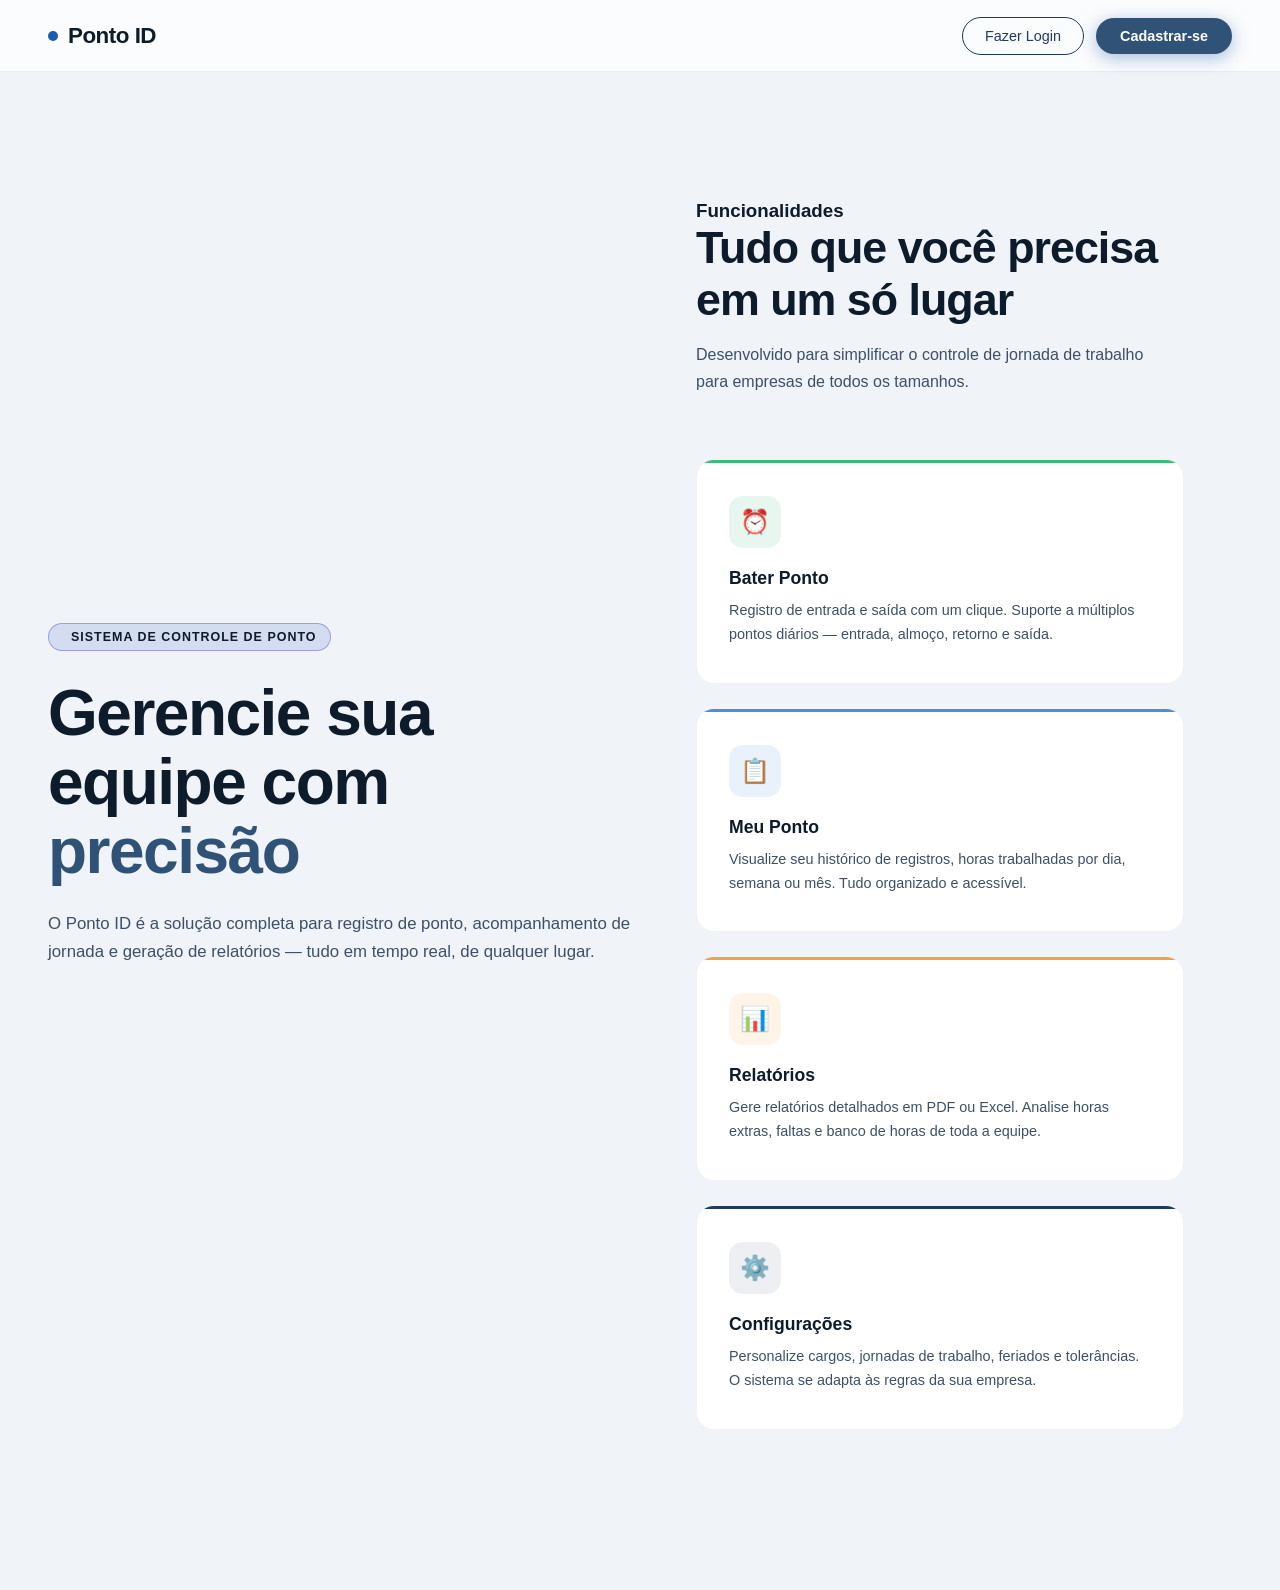
<file: index.html>
<!DOCTYPE html>
<html lang="pt-BR">
<head>
    <meta charset="UTF-8">
    <meta name="viewport" content="width=device-width, initial-scale=1.0">
    <title>Ponto ID - controle de ponto Inteligente</title>
    <link rel="stylesheet" href="./assets/css/inicio.css">
</head>
<body>
    
<nav>
  <div class="nav-logo">
    <span class="dot"></span> Ponto ID
  </div>
  <div class="nav-actions">
    <button class="btn-outline" href="./pages/login.html">Fazer Login</button>
    <button class="btn-primary" href="./pages/cadastro.html">Cadastrar-se</button>
  </div>
</nav>

 <section class="principal">
  <div class="principal-content">
    <div class="texto-principal">
      <span></span> Sistema de Controle de Ponto
    </div>
    <h1>Gerencie sua<br>equipe com <span>precisão</span></h1>
    <p class="hero-sub">
      O Ponto ID é a solução completa para registro de ponto, acompanhamento de jornada e geração de relatórios — tudo em tempo real, de qualquer lugar.
    </p>
  </div>

  <section class="section" id="features">
  <h3>Funcionalidades</h3>
  <h2>Tudo que você precisa<br>em um só lugar</h2>
  <p class="texto-section reveal">Desenvolvido para simplificar o controle de jornada de trabalho para empresas de todos os tamanhos.</p>
 
  <div class="features-grid">
    <div class="feature-card green reveal">
      <div class="feature-icon">⏰</div>
      <h3>Bater Ponto</h3>
      <p>Registro de entrada e saída com um clique. Suporte a múltiplos pontos diários — entrada, almoço, retorno e saída.</p>
    </div>
    <div class="feature-card blue reveal">
      <div class="feature-icon">📋</div>
      <h3>Meu Ponto</h3>
      <p>Visualize seu histórico de registros, horas trabalhadas por dia, semana ou mês. Tudo organizado e acessível.</p>
    </div>
    <div class="feature-card orange reveal">
      <div class="feature-icon">📊</div>
      <h3>Relatórios</h3>
      <p>Gere relatórios detalhados em PDF ou Excel. Analise horas extras, faltas e banco de horas de toda a equipe.</p>
    </div>
    <div class="feature-card navy reveal">
      <div class="feature-icon">⚙️</div>
      <h3>Configurações</h3>
      <p>Personalize cargos, jornadas de trabalho, feriados e tolerâncias. O sistema se adapta às regras da sua empresa.</p>
    </div>
  </div>
</section>

</body>
</html>
</file>
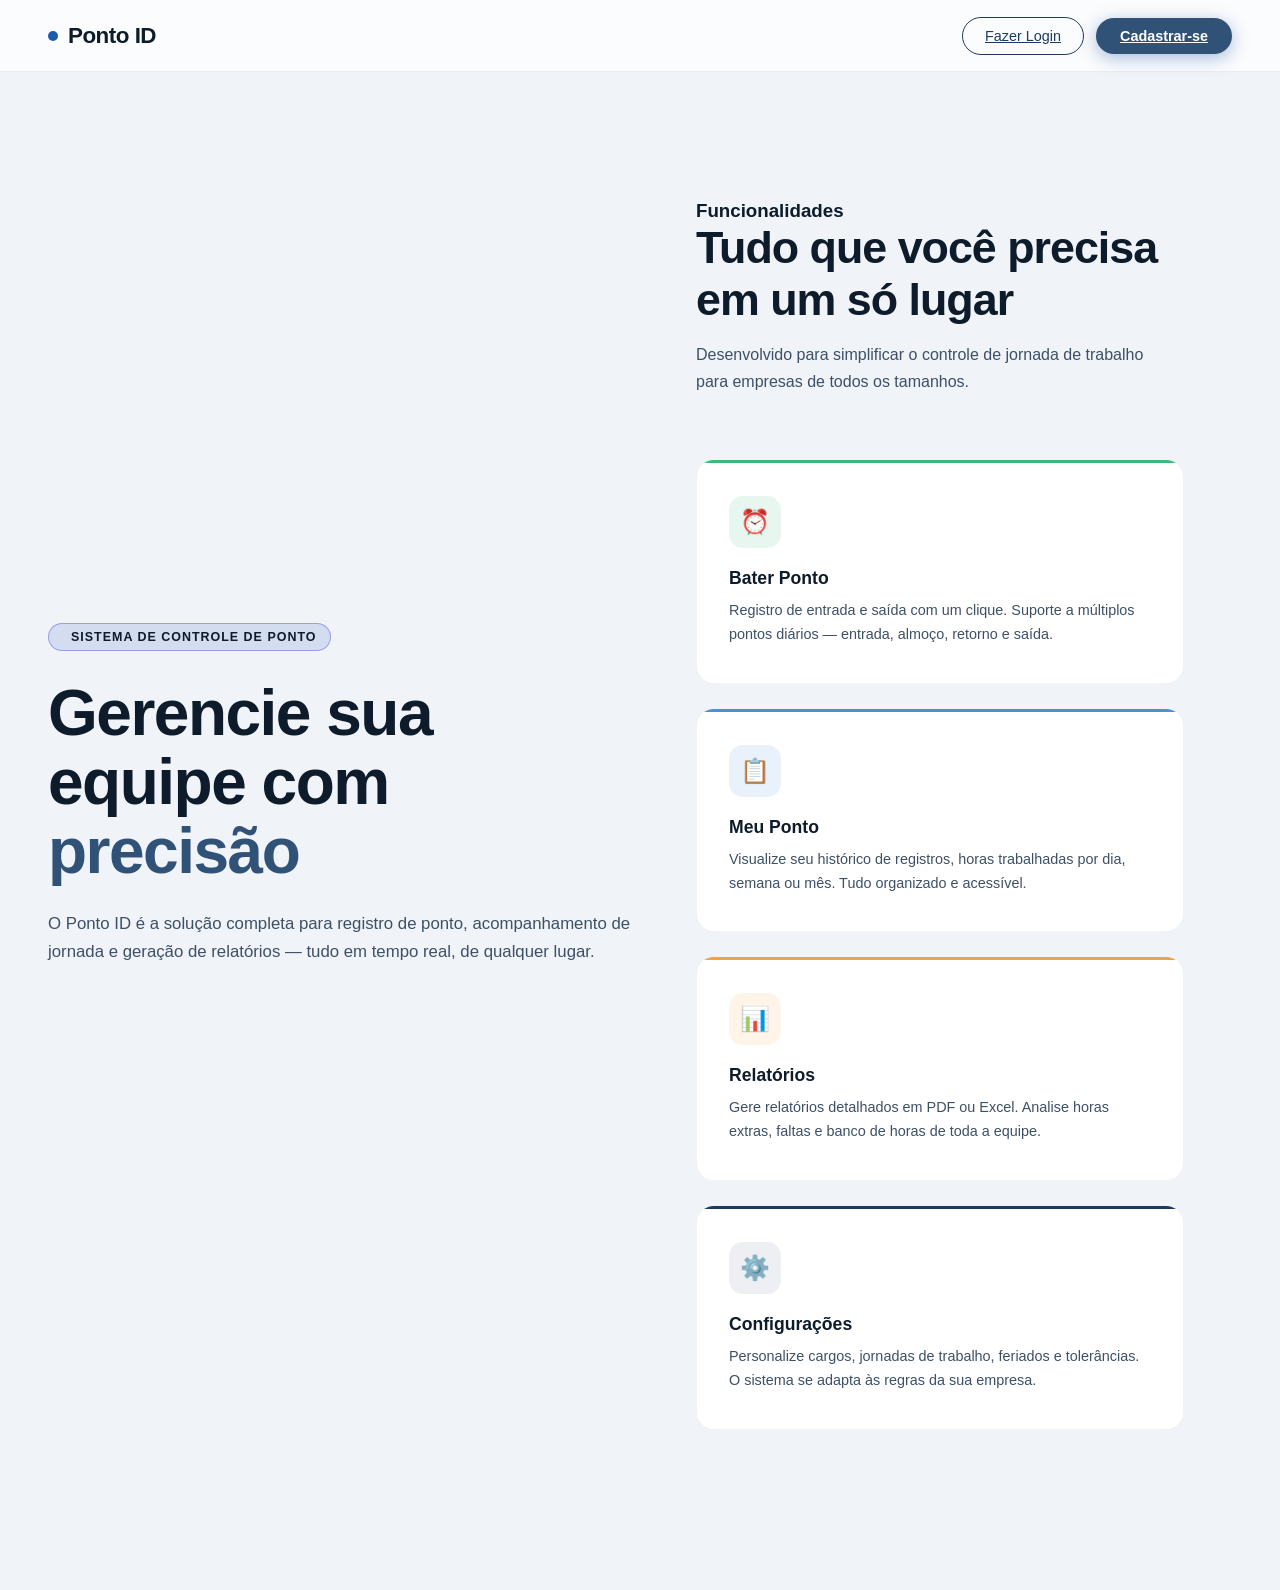
<file: inicio.html>
<!DOCTYPE html>
<html lang="pt-BR">
<head>
    <meta charset="UTF-8">
    <meta name="viewport" content="width=device-width, initial-scale=1.0">
    <title>Ponto ID - controle de ponto Inteligente</title>
    <link rel="stylesheet" href="./assets/css/inicio.css">
</head>
<body>
    
<nav>
  <div class="nav-logo">
    <span class="dot"></span> Ponto ID
  </div>
  <div class="nav-actions">
    <a href="./pages/login.html" class="btn-outline">Fazer Login</a>
    <a href="./pages/cadastro.html" class="btn-primary">Cadastrar-se</a>
  </div>
</nav>

 <section class="principal">
  <div class="principal-content">
    <div class="texto-principal">
      <span></span> Sistema de Controle de Ponto
    </div>
    <h1>Gerencie sua<br>equipe com <span>precisão</span></h1>
    <p class="hero-sub">
      O Ponto ID é a solução completa para registro de ponto, acompanhamento de jornada e geração de relatórios — tudo em tempo real, de qualquer lugar.
    </p>
  </div>

  <section class="section" id="features">
  <h3>Funcionalidades</h3>
  <h2>Tudo que você precisa<br>em um só lugar</h2>
  <p class="texto-section reveal">Desenvolvido para simplificar o controle de jornada de trabalho para empresas de todos os tamanhos.</p>
 
  <div class="features-grid">
    <div class="feature-card green reveal">
      <div class="feature-icon">⏰</div>
      <h3>Bater Ponto</h3>
      <p>Registro de entrada e saída com um clique. Suporte a múltiplos pontos diários — entrada, almoço, retorno e saída.</p>
    </div>
    <div class="feature-card blue reveal">
      <div class="feature-icon">📋</div>
      <h3>Meu Ponto</h3>
      <p>Visualize seu histórico de registros, horas trabalhadas por dia, semana ou mês. Tudo organizado e acessível.</p>
    </div>
    <div class="feature-card orange reveal">
      <div class="feature-icon">📊</div>
      <h3>Relatórios</h3>
      <p>Gere relatórios detalhados em PDF ou Excel. Analise horas extras, faltas e banco de horas de toda a equipe.</p>
    </div>
    <div class="feature-card navy reveal">
      <div class="feature-icon">⚙️</div>
      <h3>Configurações</h3>
      <p>Personalize cargos, jornadas de trabalho, feriados e tolerâncias. O sistema se adapta às regras da sua empresa.</p>
    </div>
  </div>
</section>

</body>
</html>
</file>
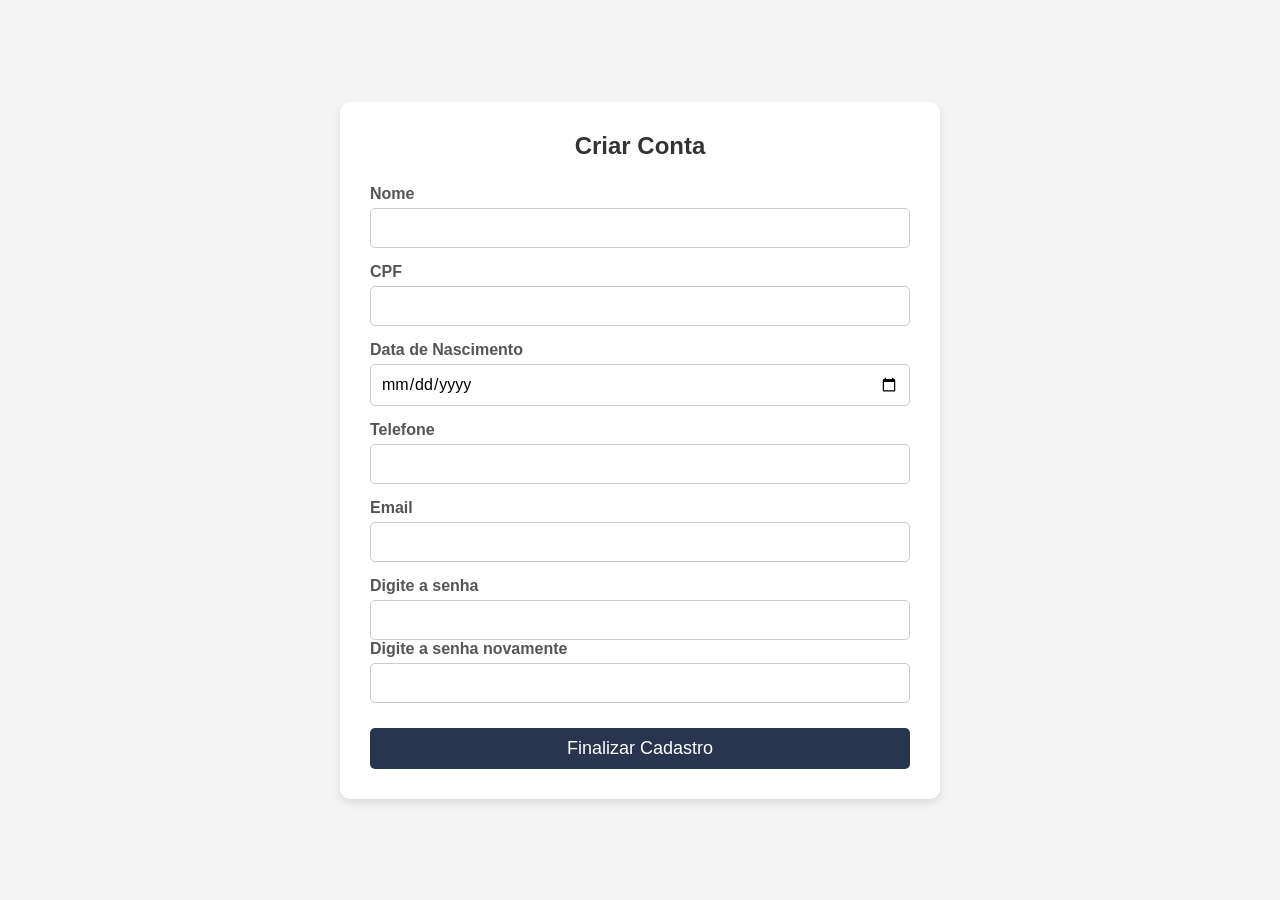
<file: pages/cadastro.html>
<!DOCTYPE html>
<html lang="pt-BR">
<head>
    <meta charset="UTF-8">
    <meta name="viewport" content="width=device-width, initial-scale=1.0">
    <title>Cadastro</title>
    <link rel="stylesheet" href="../assets/css/style.css">
</head>
<body>
    <div class="login-container">
        <form class="login-form" action="../includes/cadastrar.php" method="POST">
            <h2>Criar Conta</h2>

            <div class="entrada-dados">
                <label for="nome">Nome</label>
                <input type="text" id="nome" name="nome" required>
            </div>

            <div class="entrada-dados">
                <label for="cpf">CPF</label>
                <input type="text" id="cpf" name="cpf" required>
            </div>

            <div class="entrada-dados">
                <label for="nascimento">Data de Nascimento</label>
                <input type="date" id="nascimento" name="nascimento" required>
            </div>

            <div class="entrada-dados">
                <label for="telefone">Telefone</label>
                <input type="text" id="telefone" name="telefone" required>
            </div>

            <div class="entrada-dados">
                <label for="email">Email</label>
                <input type="email" id="email" name="email" required>
            </div>

            <div class="entrada-dados">
                <label for="senha">Digite a senha</label>
                <input type="password" id="senha1" name="senha1" required> 
                
                <label for="senha">Digite a senha novamente</label>
                <input type="password" id="senha2" name="senha2" required>
            </div>

            <button type="submit" class="botao-login">Finalizar Cadastro</button>
        </form>

    </div>
    <script src="../assets/js/script.js"></script>
</body>
</file>
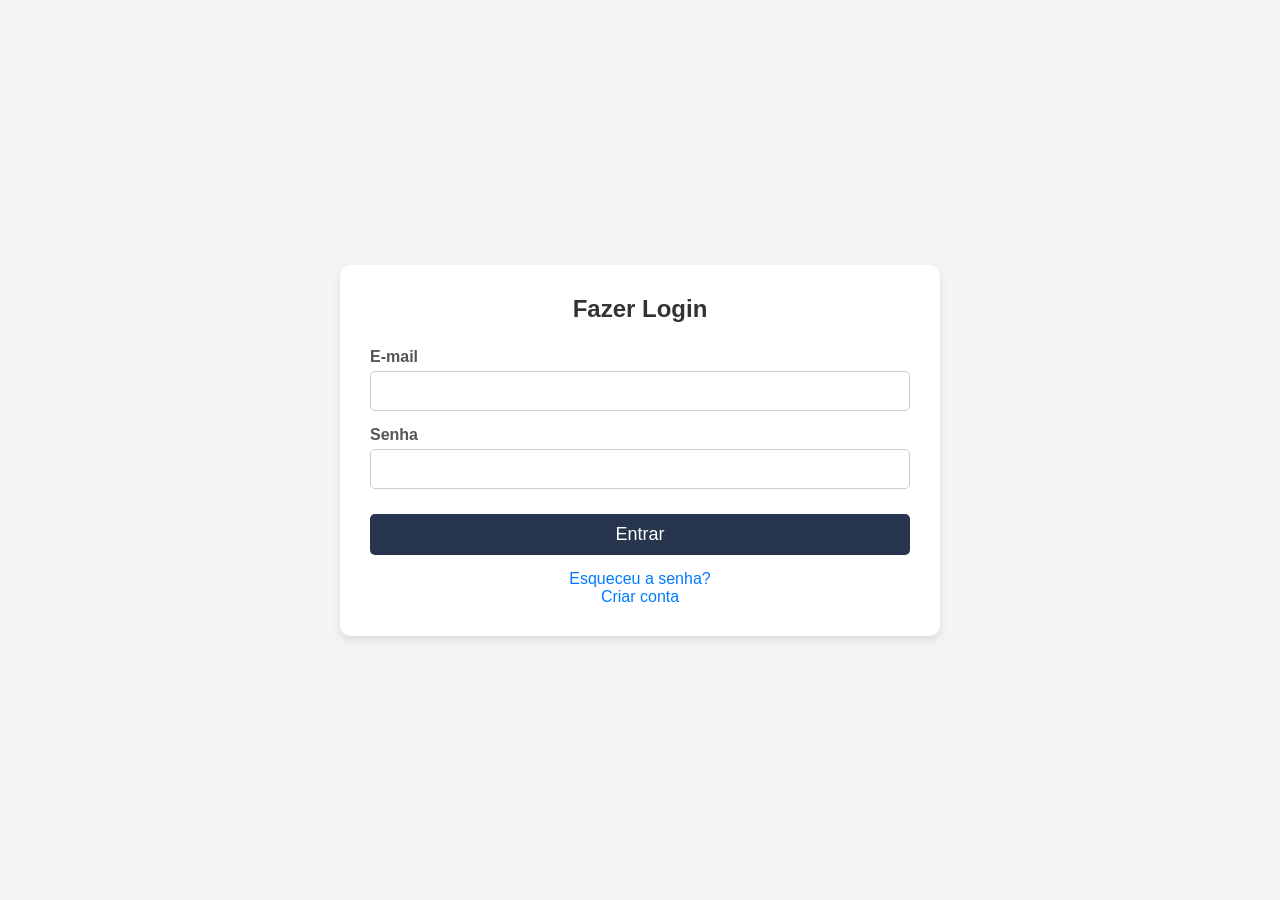
<file: pages/login.html>
<!DOCTYPE html>
<html lang="pt-BR">
<head>
    <meta charset="UTF-8">
    <meta name="viewport" content="width=device-width, initial-scale=1.0">
    <title>Login</title>
    <link rel="stylesheet" href="../assets/css/style.css">
</head>
<body>
    
    <div class="login-container">
        <form class="login-form" action="../includes/logar.php" method="POST">
            <h2>Fazer Login</h2>
            
            <div class="entrada-dados">
                <label for="email">E-mail</label>
                <input type="email" id="email" name="email" required>
            </div>
            
            <div class="entrada-dados">
                <label for="senha">Senha</label>
                <input type="password" id="senha" name="senha" required>
            </div>
            
            <button type="submit" class="botao-login">Entrar</button>

            <p class="esqueceu-senha">
                <a href="#">Esqueceu a senha?</a> <br>
                <a href="cadastro.html">Criar conta</a>
            </p>
        </form>
    </div>
    <script src="../assets/js/script.js"></script>
</body>
</file>
<file: assets/css/inicio.css>
*, *::before, *::after { box-sizing: border-box; margin: 0; padding: 0; }

:root {
      --navy: #1e3a5f;
      --navy-light: #2a4f80;
      --green: #3db97a;
      --green-light: #4ecf8e;
      --blue-card: #4a90d9;
      --orange-card: #f4a045;
      --bg: #f0f3f8;
      --white: #ffffff;
      --text-dark: #0d1b2a;
      --text-mid: #3d5066;
      --text-light: #7a90a8;
      --radius: 18px;
}

 
body {
      font-family: 'DM Sans', sans-serif;
      background: var(--bg);
      color: var(--text-dark);
      overflow-x: hidden;
}

    /* ── NAV ── */
nav {
      position: fixed; top: 0; left: 0; right: 0; z-index: 100;
      display: flex; align-items: center; justify-content: space-between;
      padding: 0 48px;
      height: 72px;
      background: rgba(255,255,255,0.72);
      backdrop-filter: blur(18px);
      border-bottom: 1px solid rgba(30,58,95,0.08);
}

.nav-logo {
      font-family: 'Syne', sans-serif;
      font-weight: 800;
      font-size: 1.4rem;
      color: 0d1b2a-;
      letter-spacing: -0.5px;
      display: flex; align-items: center; gap: 10px;
}
 
.nav-logo .dot {
      width: 10px; height: 10px;
      background: #1a5bb0;
      border-radius: 50%;
      display: inline-block;
}

.nav-actions { display: flex; gap: 12px; align-items: center; }
 
.btn-outline {
      font-family: 'DM Sans', sans-serif;
      font-weight: 500;
      font-size: 0.9rem;
      padding: 10px 22px;
      border: 1.5px solid var(--navy);
      background: transparent;
      color: var(--navy);
      border-radius: 50px;
      cursor: pointer;
      transition: all 0.22s ease;
}
.btn-outline:hover { background: var(--navy); color: #fff; }
 
.btn-primary {
      font-family: 'DM Sans', sans-serif;
      font-weight: 600;
      font-size: 0.9rem;
      padding: 10px 24px;
      background: #315277;
      color: #fff;
      border: none;
      border-radius: 50px;
      cursor: pointer;
      transition: all 0.22s ease;
      box-shadow: 0 4px 18px rgba(7, 66, 155, 0.35);
}
.btn-primary:hover {
      background: #1a5bb0;
      transform: translateY(-1px);
      box-shadow: 0 6px 24px rgba(32, 87, 240, 0.45);
}

.principal {
      min-height: 100vh;
      display: flex; align-items: center;
      padding: 100px 48px 60px;
      position: relative;
      overflow: hidden;
}
 
    /* Grid pattern */
.hero-bg::after {
      content: '';
      position: absolute; inset: 0;
      background-size: 48px 48px;
}
 
.principal-content {
      position: relative; z-index: 1;
      max-width: 600px;
}
 
.texto-principal {
      display: inline-flex; align-items: center; gap: 8px;
      background: rgba(18, 64, 189, 0.12);
      border: 1px solid rgba(19, 16, 209, 0.3);
      color: var(--primary-color);
      font-size: 0.78rem;
      font-weight: 600;
      letter-spacing: 0.08em;
      text-transform: uppercase;
      padding: 6px 14px;
      border-radius: 50px;
      margin-bottom: 28px;
      animation: fadeUp 0.6s ease both;
}
 
h1 {
      font-family: 'Syne', sans-serif;
      font-weight: 800;
      font-size: clamp(2.6rem, 5vw, 4.2rem);
      line-height: 1.08;
      letter-spacing: -1.5px;
      color: var(--text-dark);
      animation: fadeUp 0.6s 0.1s ease both;
}
 
h1 span {
      color: #315277;
      position: relative;
}
 
.hero-sub {
      font-size: 1.05rem;
      color: var(--text-mid);
      line-height: 1.7;
      margin: 24px 0 40px;
      font-weight: 300;
      animation: fadeUp 0.6s 0.2s ease both;
}
 
.hero-cta {
      display: flex; gap: 14px; flex-wrap: wrap;
      animation: fadeUp 0.6s 0.3s ease both;
}
 
.btn-hero {
      font-family: 'DM Sans', sans-serif;
      font-weight: 600;
      font-size: 1rem;
      padding: 14px 32px;
      background: var(--navy);
      color: #fff;
      border: none;
      border-radius: 50px;
      cursor: pointer;
      transition: all 0.25s ease;
      box-shadow: 0 6px 24px rgba(30,58,95,0.25);
}
.btn-hero:hover { background: var(--navy-light); transform: translateY(-2px); }
 
.btn-hero-ghost {
      font-family: 'DM Sans', sans-serif;
      font-weight: 500;
      font-size: 1rem;
      padding: 14px 32px;
      background: transparent;
      color: var(--navy);
      border: 1.5px solid rgba(30,58,95,0.25);
      border-radius: 50px;
      cursor: pointer;
      transition: all 0.25s ease;
      display: flex; align-items: center; gap: 8px;
}
.btn-hero-ghost:hover { border-color: var(--navy); background: rgba(30,58,95,0.04); }
 
 
    /* ── FEATURES ── */
.section {
      padding: 100px 48px;
}
 
.section-tag {
      font-size: 0.75rem; letter-spacing: 0.12em; text-transform: uppercase;
      color: #315277; font-weight: 700; margin-bottom: 12px;
}
 
h2 {
      font-family: 'Syne', sans-serif;
      font-weight: 800;
      font-size: clamp(2rem, 3.5vw, 3rem);
      letter-spacing: -1px;
      line-height: 1.15;
      color: var(--text-dark);
      margin-bottom: 16px;
}
 
.texto-section {
      font-size: 1rem; color: var(--text-mid); max-width: 480px;
      line-height: 1.7; margin-bottom: 64px;
}
 
.features-grid {
      display: grid;
      grid-template-columns: repeat(auto-fit, minmax(280px, 1fr));
      gap: 24px;
}
 
.feature-card {
      background: var(--white);
      border-radius: var(--radius);
      padding: 36px 32px;
      border: 1px solid rgba(30,58,95,0.06);
      transition: transform 0.25s ease, box-shadow 0.25s ease;
      position: relative;
      overflow: hidden;
}
 
.feature-card::before {
      content: '';
      position: absolute; top: 0; left: 0; right: 0;
      height: 3px;
      border-radius: var(--radius) var(--radius) 0 0;
}
 
.feature-card.green::before { background: var(--green); }
.feature-card.blue::before { background: var(--blue-card); }
.feature-card.orange::before { background: var(--orange-card); }
.feature-card.navy::before { background: var(--navy); }
 
.feature-card:hover {
      transform: translateY(-4px);
      box-shadow: 0 16px 48px rgba(30,58,95,0.1);
}
 
.feature-icon {
      width: 52px; height: 52px;
      border-radius: 14px;
      display: flex; align-items: center; justify-content: center;
      font-size: 1.5rem;
      margin-bottom: 20px;
}
.feature-card.green .feature-icon { background: rgba(61,185,122,0.12); }
.feature-card.blue .feature-icon { background: rgba(74,144,217,0.12); }
.feature-card.orange .feature-icon { background: rgba(244,160,69,0.12); }
.feature-card.navy .feature-icon { background: rgba(30,58,95,0.08); }
 
.feature-card h3 {
      font-family: 'Syne', sans-serif;
      font-weight: 700;
      font-size: 1.1rem;
      color: var(--text-dark);
      margin-bottom: 10px;
}
 
.feature-card p {
      font-size: 0.9rem;
      color: var(--text-mid);
      line-height: 1.65;
}
</file>
<file: assets/css/style.css>
* {
    margin: 0;
    padding: 0;
    box-sizing: border-box;
    font-family: Arial, sans-serif;
}

body {
    background-color: #f4f4f4;
    display: flex;
    justify-content: center;
    align-items: center;
    min-height: 100vh; 
}

.login-container {
    background-color: #fff;
    padding: 30px;
    border-radius: 10px;
    box-shadow: 0 4px 8px rgba(0, 0, 0, 0.1);
    width: 100%;
    max-width: 600px;
}

.login-form h2 {
    text-align: center;
    margin-bottom: 25px;
    color: #333;
}

.entrada-dados {
    margin-bottom: 15px;
}

.entrada-dados label {
    display: block;
    margin-bottom: 5px;
    font-weight: bold;
    color: #555;
}

.entrada-dados input[type="text"],
.entrada-dados input[type="email"],
.entrada-dados input[type="password"],
.entrada-dados input[type="date"] {
    width: 100%;
    padding: 10px;
    border: 1px solid #ccc;
    border-radius: 5px;
    font-size: 16px;
}

.botao-login {
    width: 100%;
    padding: 10px;
    background-color: #27354f;
    color: white;
    border: none;
    border-radius: 5px;
    font-size: 18px;
    cursor: pointer;
    transition: background-color 0.3s ease;
    margin-top: 10px;
}

.botao-login:hover {
    background-color: #27354f;
}

.esqueceu-senha {
    text-align: center;
    margin-top: 15px;
}

.esqueceu-senha a {
    color: #007bff;
    text-decoration: none;
}

.esqueceu-senha a:hover {
    text-decoration: underline;
}

/* Responsividade */
@media (max-width: 500px) {
    .login-container {
        margin: 20px;
        padding: 20px;
    }
}

:root {
    --sidebar-width: 250px;
    --primary-color: #315277;
    --hover-color: #1a5bb0; 
    --active-color: #2b70d4; 
    --text-color: #ddeeff; 
    --text-color-dark: #666; 
    --border-color: rgba(255, 255, 255, 0.1);
    --bg-light: #f4f4f4; 
    --bg-card: #fff; 
    --text-primary: #333; 
    
    /* Cores de status */
    --green-success: #28a745;
    --red-danger: #dc3545;
    --yellow-warning: #ffc107;
    --blue-info: #17a2b8;
    --orange-card: #f7924d;
    --blue-card: #4a8ff5;
    --green-card: #38b46a;
}

    /* layout principal*/
* {
    margin: 0;
    padding: 0;
    box-sizing: border-box;
    font-family: 'Inter', Arial, sans-serif;
}

body {
    margin: 0;
    padding: 0;
    background-color: var(--bg-light);
    color: var(--text-primary);
    transition: background-color 0.3s, color 0.3s;
}

.layout-principal {
    display: flex;
    min-height: 100vh;
}

.conteudo-principal {
    flex-grow: 1;
    padding: 30px 50px;
}

.conteudo-principal h1 {
    font-size: 2em;
    color: var(--text-primary);
    margin-bottom: 25px;
    font-weight: normal;
    padding-bottom: 5px;
    border-bottom: 1px solid #ddd;
}

    /*menu lateral*/
.menu-lateral {
    position: fixed;
    top: 0;
    left: 0;
    width: var(--sidebar-width);
    flex-shrink: 0;
    height: 100vh;
    background-color: var(--primary-color);
    color: var(--text-color);
    padding: 20px 0;
    display: flex;
    flex-direction: column;
    transition: background-color 0.3s;
}

.logotipo { padding: 0 20px 20px 20px; border-bottom: 1px solid var(--border-color); margin-bottom: 20px; }
.logo-texto { font-size: 1.5em; font-weight: bold; }

    /*perfil*/
.perfil-usuario { display: flex; align-items: center; padding: 10px 20px; margin-bottom: 20px; border-bottom: 1px solid var(--border-color); padding-bottom: 20px; }
.foto-perfil { width: 40px; height: 40px; border-radius: 50%; object-fit: cover; margin-right: 10px; border: 2px solid var(--active-color); }
.info-usuario { display: flex; flex-direction: column; flex-grow: 1; overflow: hidden; }
.nome-usuario { font-size: 0.9em; font-weight: bold; white-space: nowrap; overflow: hidden; text-overflow: ellipsis; }
.cargo-usuario { font-size: 0.7em; color: #99bbff; }
.config-btn { background: none; border: none; color: var(--text-color); font-size: 1.1em; cursor: pointer; margin-left: 10px; padding: 5px; transition: color 0.2s; }
.config-btn:hover { color: #fff; }

    /*Navegação*/
.nav-menu ul { list-style: none; padding: 0; }
.nav-item { margin-bottom: 5px; }
.nav-item a { display: flex; align-items: center; padding: 12px 20px; text-decoration: none; color: var(--text-color); font-size: 1em; transition: background-color 0.2s, color 0.2s; }
.nav-item a i { margin-right: 10px; width: 20px; text-align: center; }
.nav-item a:hover { background-color: var(--hover-color); color: #fff; }

    /*classes item ativo*/
.nav-item.ativo a,
.nav-item.ativo-ponto a,
.nav-item.ativo-meuponto a,
.nav-item.ativo-relatorio a,
.nav-item.ativo-config a { 
    background-color: var(--active-color);
    color: #fff;
    border-left: 5px solid white;
    padding-left: 15px;
}

.nav-item.logout { margin-top: auto; border-top: 1px solid var(--border-color); padding-top: 10px; }
.nav-item.logout a { color: #ff9999; }
.nav-item.logout a:hover { background-color: var(--hover-color); color: #fff; }


    /*cards dashboard*/
.dashboard-cards {
    display: flex;
    justify-content: center;
    gap: 30px;
    margin-bottom: 30px;
    flex-wrap: wrap; 
    max-width: 900px; 
    margin-left: auto;
    margin-right: auto;
}

.card-link {
    text-decoration: none;
    color: inherit;
    flex-grow: 1;
    flex-basis: 250px;
    max-width: 300px;
    display: flex; 
}

.card {
    flex-grow: 1;
    display: flex;
    flex-direction: column;
    align-items: center;
    justify-content: center;
    min-height: 180px;
    border-radius: 12px;
    color: white;
    cursor: pointer;
    box-shadow: 0 4px 8px rgba(0, 0, 0, 0.1);
    transition: transform 0.2s, box-shadow 0.2s;
    text-align: center;
    padding: 25px;
    width: 100%; 
}

.card:hover {
    transform: translateY(-5px);
    box-shadow: 0 8px 16px rgba(0, 0, 0, 0.2);
}

.card-icon {
    font-size: 3.5em;
    margin-bottom: 15px;
}

.titulo-card {
    font-size: 1.2em;
    font-weight: bold;
}

.card.verde { background-color: var(--green-card); }
.card.azul { background-color: var(--blue-card); }
.card.laranja { background-color: var(--orange-card); }

    /*meu ponto cards*/
.saldo-cards {
    display: flex;
    gap: 20px;
    margin-bottom: 30px;
    flex-wrap: wrap;
}

.info-card {
    flex-grow: 1;
    flex-basis: 200px;
    background-color: var(--bg-card);
    padding: 20px;
    border-radius: 8px;
    box-shadow: 0 2px 4px rgba(0, 0, 0, 0.05);
}

.info-card .titulo { font-size: 0.9em; color: #777; margin-bottom: 5px; }
.info-card .saldo { font-size: 1.8em; font-weight: bold; }

.positivo .saldo { color: var(--green-success); }
.negativo .saldo { color: var(--red-danger); }
.neutro .saldo { color: var(--blue-info); }

    /*tabela e buscar*/
.cabecalho-tabela {
    overflow-x: auto;
    width: 100%;
}

.secao-filtros {
    display: flex;
    gap: 20px;
    margin-bottom: 30px;
    background-color: var(--bg-card);
    padding: 20px;
    border-radius: 8px;
    box-shadow: 0 2px 4px rgba(0, 0, 0, 0.05);
}

.grupo-filtro {
    display: flex;
    flex-direction: column;
    flex-grow: 1;
}

.secao-filtros label {
    font-weight: bold;
    color: var(--text-color-dark);
    margin-bottom: 5px;
    font-size: 0.9em;
}

.secao-filtros select {
    padding: 10px;
    border: 1px solid #ccc; 
    border-radius: 5px;
    background-color: var(--bg-card);
    color: var(--text-primary);   
}

.buscar-btn {
    background-color: var(--primary-color);
    color: white;
    padding: 10px 15px;
    border: none;
    border-radius: 5px;
    cursor: pointer;
    font-weight: bold;
    margin-top: 20px;
    transition: background-color 0.2s;
}

.buscar-btn:hover {
    background-color: var(--hover-color);
}

.titulo-tabela { display: flex; justify-content: space-between; align-items: center; margin-bottom: 15px; }
.filtro-periodo { padding: 8px; border-radius: 4px; border: 1px solid #ccc; }
.ajuste-btn { background-color: var(--active-color); color: white; padding: 10px 15px; border: none; border-radius: 5px; cursor: pointer; transition: background-color 0.2s; font-weight: bold; }
.ajuste -btn:hover { background-color: #1a5bb0; }

.secao-registro-ponto { margin-top: 30px; }
.secao-registro-ponto h2 { color: var(--text-primary); margin-bottom: 15px; font-size: 1.5em; font-weight: 500; }

.tabela-ponto { width: 100%; border-collapse: collapse; background-color: var(--bg-card); border-radius: 8px; overflow: hidden; box-shadow: 0 2px 4px rgba(0, 0, 0, 0.05); }
.tabela-ponto th, .tabela-ponto td { padding: 12px 15px; text-align: center; border-bottom: 1px solid #eee; font-size: 0.9em; }
.tabela-ponto thead th { background-color: #f8f9fa; color: #555; font-weight: bold; text-transform: uppercase; }

.status-cell { font-weight: bold; }
.present-status { color: var(--green-success); }
.falta-status { color: var(--red-danger); background-color: #fff0f0; }

    /*informações do Colaborador*/
.colaborador-info-card {
    background-color: var(--bg-card);
    border-radius: 8px;
    padding: 20px 30px;
    margin-bottom: 30px;
    box-shadow: 0 2px 4px rgba(0, 0, 0, 0.05);
    display: flex;
    gap: 40px;
    align-items: center;
    border-left: 5px solid var(--orange-card);
}

.info-grupo { display: flex; flex-direction: column; }
.info-nome-colaborador { font-size: 0.9em; color: var(--text-color-dark); margin-bottom: 3px; }
.info-valor { font-size: 1.2em; font-weight: bold; color: var(--text-primary); }

    /*configurações*/
.config-area { display: flex; flex-direction: column; gap: 30px; max-width: 800px; }
.config-card { background-color: var(--bg-card); padding: 30px; border-radius: 10px; box-shadow: 0 2px 4px rgba(0, 0, 0, 0.05); transition: background-color 0.3s; }
.config-card h2 { color: var(--primary-color); border-bottom: 1px solid #eee; padding-bottom: 10px; margin-bottom: 20px; font-size: 1.4em; }

.form-grupo { margin-bottom: 15px; }
.form-grupo label { display: block; font-weight: bold; color: var(--text-color-dark); margin-bottom: 5px; font-size: 0.9em; }
.form-grupo input[type="text"], .form-grupo input[type="email"], .form-grupo select { 
    width: 100%; padding: 10px; border: 1px solid #ccc; border-radius: 5px; background-color: var(--bg-card); color: var(--text-primary); transition: background-color 0.3s, border-color 0.3s; 
}

.salvar-btn { background-color: var(--active-color); color: white; padding: 10px 20px; border: none; border-radius: 5px; cursor: pointer; font-weight: bold; transition: background-color 0.2s; margin-top: 10px; }
.salvar-btn:hover { background-color: var(--hover-color); }

    /*modal de saida*/
.modal {
    display: none; 
    position: fixed;
    z-index: 1000;
    left: 0;
    top: 0;
    width: 100%;
    height: 100%;
    overflow: auto;
    background-color: rgba(0, 0, 0, 0.6);
}

    /*modal de ajuste*/
.conteudo-modal {
    background-color: var(--bg-card);
    padding: 30px;
    border-radius: 10px;
    width: 90%; 
    max-width: 600px;
    box-shadow: 0 5px 15px rgba(0, 0, 0, 0.3);
    position: relative;
    animation: fadeIn 0.3s; 
}

    /*modal de confirmação de saida*/
.modal-content-confirm {
    background-color: var(--bg-card);
    padding: 30px;
    border-radius: 10px;
    width: 90%; 
    max-width: 400px;
    box-shadow: 0 5px 15px rgba(0, 0, 0, 0.5);
    animation: fadeIn 0.3s;
    text-align: center;
}

.modal-content-confirm h3 { color: var(--red-danger); margin-bottom: 15px; font-size: 1.5em; }
.modal-content-confirm p { margin-bottom: 25px; color: var(--text-primary); }

.modal-actions button { padding: 10px 20px; border: none; border-radius: 5px; cursor: pointer; font-weight: bold; margin: 0 10px; transition: opacity 0.2s; }
.modal-actions .btn-cancel { background-color: #ccc; color: #333; }
.modal-actions .btn-confirm { background-color: var(--red-danger); color: white; }
.modal-actions button:hover { opacity: 0.8; }

.fechar-btn { color: #aaa; float: right; font-size: 28px; font-weight: bold; cursor: pointer; }
.fechar-btn:hover, .fechar-btn:focus { color: #333; text-decoration: none; }


    /*formulario de ajuste*/
.conteudo-modal h3 { color: var(--primary-color); margin-bottom: 20px; border-bottom: 2px solid #eee; padding-bottom: 10px; font-size: 1.4em; }
.form-grupo { margin-bottom: 15px; }
.form-grupo label { display: block; font-weight: 500; color: #555; margin-bottom: 5px; }
.form-grupo input[type="date"], .form-grupo input[type="time"], .form-grupo textarea, .form-grupo select { width: 100%; padding: 10px; border: 1px solid #ccc; border-radius: 4px; font-size: 1em; }
.enviar-modal-btn { background-color: var(--green-success); color: white; padding: 10px 15px; border: none; border-radius: 5px; cursor: pointer; margin-top: 15px; width: 100%; font-weight: bold; }


    /*responsividade*/
@media (max-width: 900px) {
    .conteudo-principal {
        padding: 20px;
    }
    .dashboard-cards {
        flex-direction: column;
    }
    .saldo-cards {
        flex-direction: column;
    }
    .titulo-tabela {
        flex-direction: column;
        align-items: stretch;
    }
    .titulo-tabela select, .titulo-tabela button {
        margin-top: 10px;
    }
    .employee-info-card {
        flex-direction: column;
        align-items: flex-start;
        gap: 10px;
    }
    
    /* Rolar tabelas em telas menores */
    .secao-registro-ponto {
        overflow-x: auto;
    }
    .tabela-ponto {
        min-width: 800px;
    }
}

@media (max-width: 600px) {
    .config-area {
        max-width: 100%;
    }
}
</file>
